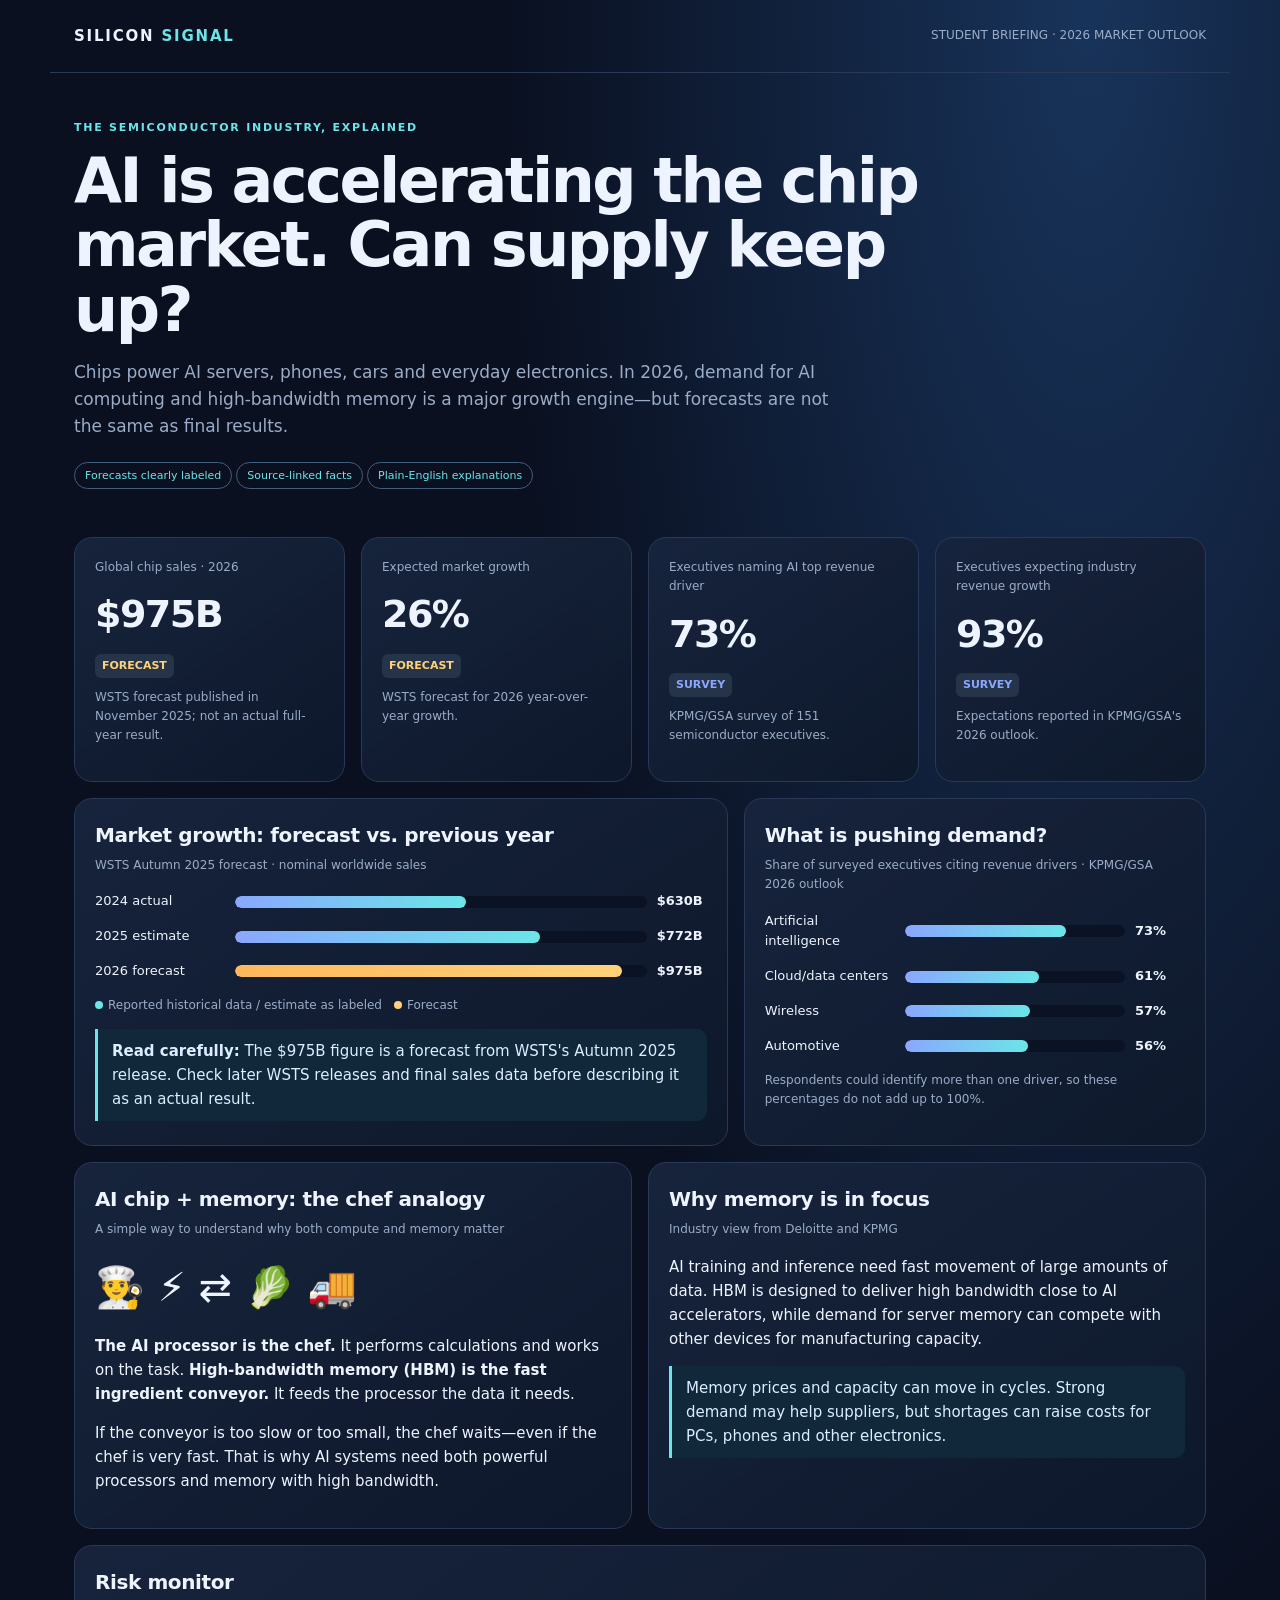
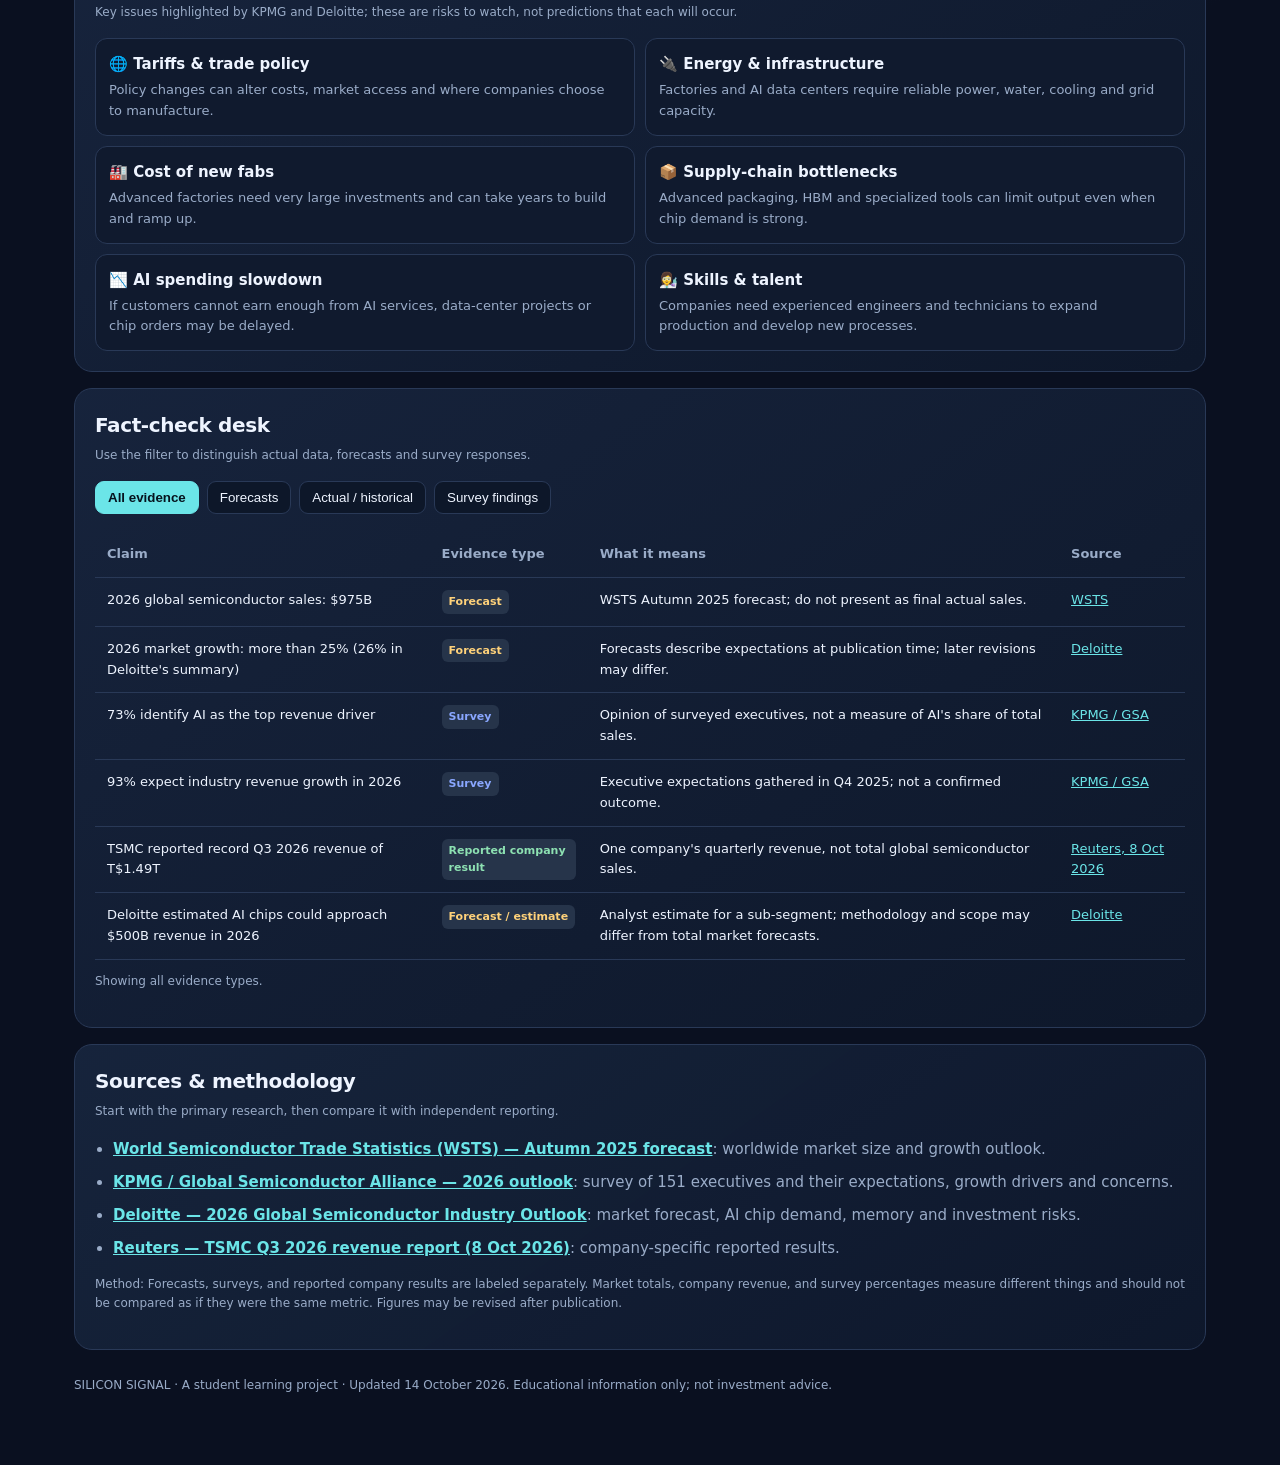
<file: semiconductor-newsroom-2026/index.html>
<!doctype html>
<html lang="en">
<head>
<meta charset="utf-8"><meta name="viewport" content="width=device-width,initial-scale=1">
<title>Silicon Signal | Semiconductor Briefing 2026</title>
<meta name="description" content="A student-friendly, source-linked dashboard explaining the 2026 semiconductor market, AI chips, memory, and supply-chain risks.">
<style>
:root{--bg:#0a1020;--panel:#111b30;--panel2:#17243d;--ink:#eef4ff;--muted:#9aacc8;--cyan:#6be5e8;--blue:#8aa7ff;--gold:#ffd27a;--line:#293957;--green:#8de1b2}*{box-sizing:border-box}body{margin:0;background:radial-gradient(ellipse at 85% 0%,#18335a 0,transparent 38%),var(--bg);color:var(--ink);font:15px/1.6 Inter,ui-sans-serif,system-ui,-apple-system,Segoe UI,Arial,sans-serif}a{color:var(--cyan)}header,.wrap{max-width:1180px;margin:auto;padding:24px}header{display:flex;justify-content:space-between;align-items:center;gap:18px;border-bottom:1px solid var(--line)}.brand{font-weight:900;letter-spacing:.12em}.brand span{color:var(--cyan)}.date{color:var(--muted);font-size:12px}.hero{max-width:1180px;margin:auto;padding:46px 24px 24px}.eyebrow{text-transform:uppercase;letter-spacing:.16em;color:var(--cyan);font-size:11px;font-weight:800}.hero h1{font-size:clamp(34px,5vw,62px);line-height:1.04;letter-spacing:-.04em;max-width:850px;margin:12px 0}.hero p{color:var(--muted);max-width:760px;font-size:17px}.tag{display:inline-block;border:1px solid #42607d;border-radius:999px;padding:4px 10px;font-size:11px;color:var(--cyan);margin:4px 4px 0 0}.grid{display:grid;grid-template-columns:repeat(12,minmax(0,1fr));gap:16px}.card{background:linear-gradient(145deg,rgba(23,36,61,.96),rgba(14,24,43,.98));border:1px solid var(--line);border-radius:18px;padding:20px;min-width:0}.kpi{grid-column:span 3}.kpi .label{font-size:12px;color:var(--muted)}.big{font-size:clamp(27px,3vw,38px);font-weight:850;letter-spacing:-.04em;margin:7px 0}.status{font-size:11px;font-weight:800;display:inline-block;border-radius:6px;padding:3px 7px;background:#26344a;color:var(--gold)}.status.actual{color:var(--green)}.status.survey{color:var(--blue)}.wide{grid-column:span 7}.side{grid-column:span 5}.half{grid-column:span 6}.full{grid-column:1/-1}h2{font-size:20px;margin:0 0 5px;letter-spacing:-.02em}h3{font-size:15px;margin:0 0 8px} .sub{color:var(--muted);font-size:12px;margin:0 0 16px}.barrow{display:grid;grid-template-columns:130px 1fr 50px;gap:10px;align-items:center;margin:14px 0;font-size:13px}.track{height:12px;background:#0a1223;border-radius:999px;overflow:hidden}.fill{height:100%;border-radius:999px;background:linear-gradient(90deg,var(--blue),var(--cyan))}.fill.gold{background:linear-gradient(90deg,#ffb85c,var(--gold))}.callout{border-left:3px solid var(--cyan);padding:10px 14px;background:#10283a;border-radius:0 10px 10px 0;color:#dceeff;margin-top:14px}.risks{display:grid;grid-template-columns:repeat(2,minmax(0,1fr));gap:10px}.risk{background:#101a2e;border:1px solid var(--line);border-radius:12px;padding:13px}.risk strong{display:block;margin-bottom:4px}.risk p{margin:0;color:var(--muted);font-size:13px}.controls{display:flex;flex-wrap:wrap;gap:8px;margin:12px 0 18px}.controls button{border:1px solid var(--line);background:#0d1729;color:var(--ink);border-radius:9px;padding:8px 12px;cursor:pointer}.controls button.active{background:var(--cyan);color:#06131e;border-color:var(--cyan);font-weight:800}.tablewrap{overflow-x:auto}table{border-collapse:collapse;width:100%;font-size:13px}th,td{text-align:left;padding:12px;border-bottom:1px solid var(--line);vertical-align:top}th{color:var(--muted);font-weight:700}td small{display:block;color:var(--muted)}.source-list{padding-left:18px;color:var(--muted)}.source-list li{margin:9px 0}.source-list a{font-weight:700}.footer{color:var(--muted);font-size:12px;padding:26px 0 45px}.legend{display:flex;gap:12px;flex-wrap:wrap;color:var(--muted);font-size:12px;margin-top:12px}.dot{display:inline-block;width:8px;height:8px;border-radius:50%;background:var(--gold);margin-right:5px}.dot.cyan{background:var(--cyan)}.dot.blue{background:var(--blue)}@media(max-width:800px){.kpi{grid-column:span 6}.wide,.side,.half{grid-column:1/-1}.barrow{grid-template-columns:100px 1fr 44px}}@media(max-width:480px){header,.wrap,.hero{padding-left:16px;padding-right:16px}.kpi{grid-column:1/-1}.risks{grid-template-columns:1fr}.barrow{grid-template-columns:90px 1fr 38px;font-size:12px}.card{padding:16px}}
</style>
</head>
<body>
<header><div class="brand">SILICON <span>SIGNAL</span></div><div class="date">STUDENT BRIEFING · 2026 MARKET OUTLOOK</div></header>
<section class="hero"><div class="eyebrow">The semiconductor industry, explained</div><h1>AI is accelerating the chip market. Can supply keep up?</h1><p>Chips power AI servers, phones, cars and everyday electronics. In 2026, demand for AI computing and high-bandwidth memory is a major growth engine—but forecasts are not the same as final results.</p><span class="tag">Forecasts clearly labeled</span><span class="tag">Source-linked facts</span><span class="tag">Plain-English explanations</span></section>
<main class="wrap">
<div class="grid">
<section class="card kpi"><div class="label">Global chip sales · 2026</div><div class="big">$975B</div><span class="status">FORECAST</span><p class="sub" style="margin-top:10px">WSTS forecast published in November 2025; not an actual full-year result.</p></section>
<section class="card kpi"><div class="label">Expected market growth</div><div class="big">26%</div><span class="status">FORECAST</span><p class="sub" style="margin-top:10px">WSTS forecast for 2026 year-over-year growth.</p></section>
<section class="card kpi"><div class="label">Executives naming AI top revenue driver</div><div class="big">73%</div><span class="status survey">SURVEY</span><p class="sub" style="margin-top:10px">KPMG/GSA survey of 151 semiconductor executives.</p></section>
<section class="card kpi"><div class="label">Executives expecting industry revenue growth</div><div class="big">93%</div><span class="status survey">SURVEY</span><p class="sub" style="margin-top:10px">Expectations reported in KPMG/GSA's 2026 outlook.</p></section>
<section class="card wide"><h2>Market growth: forecast vs. previous year</h2><p class="sub">WSTS Autumn 2025 forecast · nominal worldwide sales</p><div class="barrow"><span>2024 actual</span><div class="track"><div class="fill" style="width:56%"></div></div><b>$630B</b></div><div class="barrow"><span>2025 estimate</span><div class="track"><div class="fill" style="width:74%"></div></div><b>$772B</b></div><div class="barrow"><span>2026 forecast</span><div class="track"><div class="fill gold" style="width:94%"></div></div><b>$975B</b></div><div class="legend"><span><i class="dot cyan"></i>Reported historical data / estimate as labeled</span><span><i class="dot"></i>Forecast</span></div><div class="callout"><strong>Read carefully:</strong> The $975B figure is a forecast from WSTS's Autumn 2025 release. Check later WSTS releases and final sales data before describing it as an actual result.</div></section>
<section class="card side"><h2>What is pushing demand?</h2><p class="sub">Share of surveyed executives citing revenue drivers · KPMG/GSA 2026 outlook</p><div class="barrow"><span>Artificial intelligence</span><div class="track"><div class="fill" style="width:73%"></div></div><b>73%</b></div><div class="barrow"><span>Cloud/data centers</span><div class="track"><div class="fill" style="width:61%"></div></div><b>61%</b></div><div class="barrow"><span>Wireless</span><div class="track"><div class="fill" style="width:57%"></div></div><b>57%</b></div><div class="barrow"><span>Automotive</span><div class="track"><div class="fill" style="width:56%"></div></div><b>56%</b></div><p class="sub">Respondents could identify more than one driver, so these percentages do not add up to 100%.</p></section>
<section class="card half"><h2>AI chip + memory: the chef analogy</h2><p class="sub">A simple way to understand why both compute and memory matter</p><div style="font-size:40px;margin:8px 0">👨‍🍳 ⚡ ⇄ 🥬 🚚</div><p><strong>The AI processor is the chef.</strong> It performs calculations and works on the task. <strong>High-bandwidth memory (HBM) is the fast ingredient conveyor.</strong> It feeds the processor the data it needs.</p><p>If the conveyor is too slow or too small, the chef waits—even if the chef is very fast. That is why AI systems need both powerful processors and memory with high bandwidth.</p></section>
<section class="card half"><h2>Why memory is in focus</h2><p class="sub">Industry view from Deloitte and KPMG</p><p>AI training and inference need fast movement of large amounts of data. HBM is designed to deliver high bandwidth close to AI accelerators, while demand for server memory can compete with other devices for manufacturing capacity.</p><div class="callout">Memory prices and capacity can move in cycles. Strong demand may help suppliers, but shortages can raise costs for PCs, phones and other electronics.</div></section>
<section class="card full"><h2>Risk monitor</h2><p class="sub">Key issues highlighted by KPMG and Deloitte; these are risks to watch, not predictions that each will occur.</p><div class="risks"><div class="risk"><strong>🌐 Tariffs & trade policy</strong><p>Policy changes can alter costs, market access and where companies choose to manufacture.</p></div><div class="risk"><strong>🔌 Energy & infrastructure</strong><p>Factories and AI data centers require reliable power, water, cooling and grid capacity.</p></div><div class="risk"><strong>🏭 Cost of new fabs</strong><p>Advanced factories need very large investments and can take years to build and ramp up.</p></div><div class="risk"><strong>📦 Supply-chain bottlenecks</strong><p>Advanced packaging, HBM and specialized tools can limit output even when chip demand is strong.</p></div><div class="risk"><strong>📉 AI spending slowdown</strong><p>If customers cannot earn enough from AI services, data-center projects or chip orders may be delayed.</p></div><div class="risk"><strong>👩‍🔬 Skills & talent</strong><p>Companies need experienced engineers and technicians to expand production and develop new processes.</p></div></div></section>
<section class="card full"><h2>Fact-check desk</h2><p class="sub">Use the filter to distinguish actual data, forecasts and survey responses.</p><div class="controls"><button class="active" data-filter="all">All evidence</button><button data-filter="forecast">Forecasts</button><button data-filter="actual">Actual / historical</button><button data-filter="survey">Survey findings</button></div><div class="tablewrap"><table><thead><tr><th>Claim</th><th>Evidence type</th><th>What it means</th><th>Source</th></tr></thead><tbody id="factRows">
<tr data-type="forecast"><td>2026 global semiconductor sales: $975B</td><td><span class="status">Forecast</span></td><td>WSTS Autumn 2025 forecast; do not present as final actual sales.</td><td><a href="https://www.wsts.org/76/103/Global-Semiconductor-Market-Approaches-1T-in-2026" target="_blank" rel="noopener">WSTS</a></td></tr>
<tr data-type="forecast"><td>2026 market growth: more than 25% (26% in Deloitte's summary)</td><td><span class="status">Forecast</span></td><td>Forecasts describe expectations at publication time; later revisions may differ.</td><td><a href="https://www.deloitte.com/us/en/insights/industry/technology/technology-media-telecom-outlooks/semiconductor-industry-outlook.html" target="_blank" rel="noopener">Deloitte</a></td></tr>
<tr data-type="survey"><td>73% identify AI as the top revenue driver</td><td><span class="status survey">Survey</span></td><td>Opinion of surveyed executives, not a measure of AI's share of total sales.</td><td><a href="https://kpmg.com/us/en/articles/2026/global-semiconductor-industry-outlook-2026.html" target="_blank" rel="noopener">KPMG / GSA</a></td></tr>
<tr data-type="survey"><td>93% expect industry revenue growth in 2026</td><td><span class="status survey">Survey</span></td><td>Executive expectations gathered in Q4 2025; not a confirmed outcome.</td><td><a href="https://kpmg.com/us/en/media/news/ai-boom-drives-semiconductor-industry-confidence.html" target="_blank" rel="noopener">KPMG / GSA</a></td></tr>
<tr data-type="actual"><td>TSMC reported record Q3 2026 revenue of T$1.49T</td><td><span class="status actual">Reported company result</span></td><td>One company's quarterly revenue, not total global semiconductor sales.</td><td><a href="https://www.reuters.com/world/asia-pacific/tsmcs-third-quarter-revenue-surges-50-yy-beating-market-forecast-2026-10-08/" target="_blank" rel="noopener">Reuters, 8 Oct 2026</a></td></tr>
<tr data-type="forecast"><td>Deloitte estimated AI chips could approach $500B revenue in 2026</td><td><span class="status">Forecast / estimate</span></td><td>Analyst estimate for a sub-segment; methodology and scope may differ from total market forecasts.</td><td><a href="https://www.deloitte.com/us/en/insights/industry/technology/technology-media-telecom-outlooks/semiconductor-industry-outlook.html" target="_blank" rel="noopener">Deloitte</a></td></tr>
</tbody></table></div><p id="filterNote" class="sub" style="margin-top:12px">Showing all evidence types.</p></section>
<section class="card full"><h2>Sources & methodology</h2><p class="sub">Start with the primary research, then compare it with independent reporting.</p><ul class="source-list"><li><a href="https://www.wsts.org/76/103/Global-Semiconductor-Market-Approaches-1T-in-2026" target="_blank" rel="noopener">World Semiconductor Trade Statistics (WSTS) — Autumn 2025 forecast</a>: worldwide market size and growth outlook.</li><li><a href="https://kpmg.com/us/en/articles/2026/global-semiconductor-industry-outlook-2026.html" target="_blank" rel="noopener">KPMG / Global Semiconductor Alliance — 2026 outlook</a>: survey of 151 executives and their expectations, growth drivers and concerns.</li><li><a href="https://www.deloitte.com/us/en/insights/industry/technology/technology-media-telecom-outlooks/semiconductor-industry-outlook.html" target="_blank" rel="noopener">Deloitte — 2026 Global Semiconductor Industry Outlook</a>: market forecast, AI chip demand, memory and investment risks.</li><li><a href="https://www.reuters.com/world/asia-pacific/tsmcs-third-quarter-revenue-surges-50-yy-beating-market-forecast-2026-10-08/" target="_blank" rel="noopener">Reuters — TSMC Q3 2026 revenue report (8 Oct 2026)</a>: company-specific reported results.</li></ul><p class="sub">Method: Forecasts, surveys, and reported company results are labeled separately. Market totals, company revenue, and survey percentages measure different things and should not be compared as if they were the same metric. Figures may be revised after publication.</p></section>
</div>
<footer class="footer">SILICON SIGNAL · A student learning project · Updated 14 October 2026. Educational information only; not investment advice.</footer>
</main>
<script>
const buttons=[...document.querySelectorAll('[data-filter]')], rows=[...document.querySelectorAll('#factRows tr')], note=document.getElementById('filterNote');
const names={all:'all evidence types',forecast:'forecasts and estimates',actual:'reported actual or historical results',survey:'survey findings'};
buttons.forEach(btn=>btn.addEventListener('click',()=>{buttons.forEach(b=>b.classList.toggle('active',b===btn));let f=btn.dataset.filter;let count=0;rows.forEach(row=>{let show=f==='all'||row.dataset.type===f;row.hidden=!show;if(show)count++});note.textContent='Showing '+count+' item(s): '+names[f]+'.'}));
</script>
</body></html>
</file>
